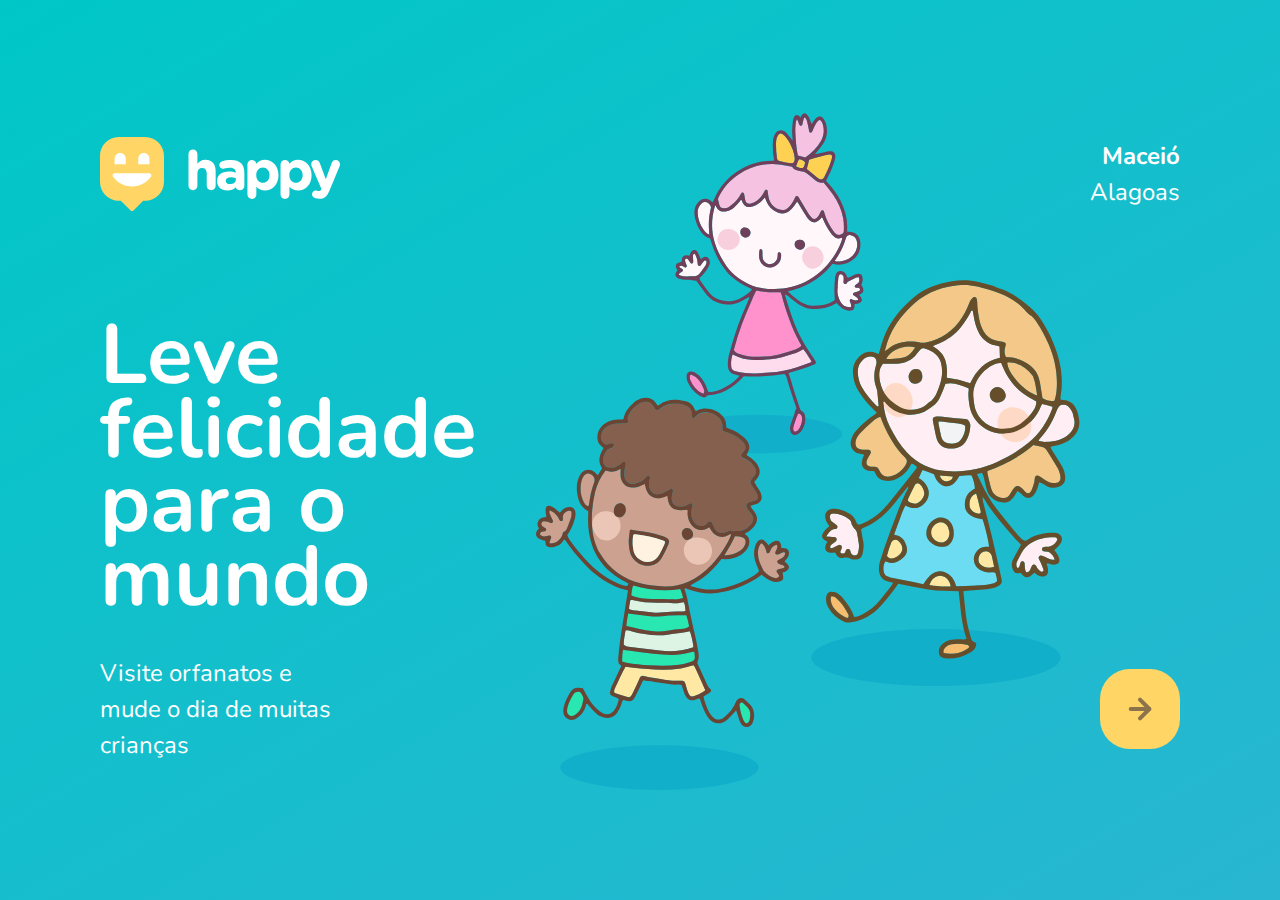
<file: index.html>
<!DOCTYPE html>
<html lang="pt-br">
<head>
    <meta charset="UTF-8">
    <meta name="viewport" content="width=device-width, initial-scale=1.0">
    <title>Happy</title>

    <link rel="icon" href="./public/images/logo-icon.png">

    <link rel="stylesheet" href="./public/css/main.css">
    <link rel="stylesheet" href="./public/css/animations.css">
    <link rel="stylesheet" href="./public/css/page-landing.css">

    <link href="https://fonts.googleapis.com/css2?family=Nunito:wght@400;600;800&display=swap" rel="stylesheet">
</head>
<body>
    <div id="page-landing">
        <div id="container">
            <header>
                <img 
                    class="animate-up"
                    id="logo"
                    src="./public/images/logo.svg"
                    alt="Logomarca de Happy">
        
                <div class="location animate-up">
                    <strong>Maceió</strong>
                    <p>Alagoas</p>
                </div>
            </header>
        
            <main>
                <h1 class="animate-up">Leve felicidade para o mundo</h1>
        
                <section class="visit">
                    <p class="animate-up">Visite orfanatos e mude o dia de muitas crianças</p>
                    
                    <a href="orphanages.html" title="Visite orfanatos" class="animate-up">
                        <img src="./public/images/arrow.svg" alt="Ir para o mapa">
                    </a>
                </section>
            </main>
        </div>
    </div>
</body>
</html>
</file>
<file: public/css/main.css>
* {
    margin: 0;
    padding: 0;
    box-sizing: border-box;
}

:root {
    font-size: 62.5%;
}

body {
    height: 100vh;
    color: white;
    background: #EBF2F5;
}

body,
input,
button,
textarea {
    font: 400 1.8rem/1.5 'Nunito', sans-serif;
}
</file>
<file: public/css/animations.css>
/* Animações */
@keyframes up {
    from {
        opacity: 0;
        transform: translateY(16px);
    }

    to {
        opacity: 1;
        transform: translateY(0);
    }
}

@keyframes right {
    from {
        transform: translateX(-100%);
    }

    to {
        transform: translateX(0);
    }
}

@keyframes appear {
    from {
        opacity: 0;
    }

    to {
        opacity: 1;
    }
}

.animate-up {
    animation-name: up;
    animation-duration: 300ms;
    animation-fill-mode: backwards;
}

.animate-right {
    animation-name: right;
    animation-duration: 300ms;
}

.animate-appear {
    animation-name: appear;
    animation-duration: 300ms;
    animation-fill-mode: backwards; /* aplicar(permanecer) as propriedades da animação quando terminar */
}
</file>
<file: public/css/page-landing.css>
#page-landing {
    background: linear-gradient(329.54deg, #29b6d1 0%, #00c7c7 100%) no-repeat;

    text-align: center;
    min-height: 100vh;

    display: flex;
}

#container {
    margin: auto;

    width: min(90%, 112rem); /*Procurar o mínimo entre 90% e 1120px -> Se o min for 90% ele aplica, ou se for 1120px ele aplica*/
}

.location,
h1,
.visit p {
    height: 16vh;
}

#logo {
    animation-delay: 50ms;
}

.location {
    animation-delay: 100ms;
}

main h1 {
    animation-delay: 150ms;
    font-size: clamp(4rem, 8vw, 8.4rem);/*clamp(mínimo, valor(ideal), máximo)*/
}

.visit p {
    animation-delay: 200ms;
}

.visit a {
    width: 8rem;
    height: 8rem;
    background: #ffd666;
    
    border: none;
    border-radius: 3rem;

    display: flex;
    align-items: center;
    justify-content: center;

    margin: auto;

    animation-delay: 250ms;
    transition: background 200ms;
}

.visit a:hover {
    background: #96feff;
}

/* Desktop version */
@media (min-width: 760px) {
    #container {
        /* shorthand background: image repeat position / size */
        background: url("../images/bg.svg") no-repeat 80% / clamp(30rem, 54vw,56rem);
        padding: 5rem 2rem;
    }

    header {
        display: flex;
        align-items: center;
        justify-content: space-between;
    }

    .location, h1, .visit p {
        height: initial;
        text-align: initial;
    }

    .location {
        text-align: right;
        font-size: 2.4rem;
        line-height: 1.5;
    }

    main h1 {
        font-weight: bold;
        line-height: .88;

        margin: clamp(10%, 9vh, 12%) 0 4rem;

        width: min(300px, 80%);
    }

    .visit {
        display: flex;
        align-items: center;
        justify-content: space-between;
    }

    .visit p {
        font-size: 2.4rem;
        line-height: 1.5;
        width: clamp(20rem, 20vw, 30rem);
    }

    .visit a {
        margin: initial;
    }
}
</file>
